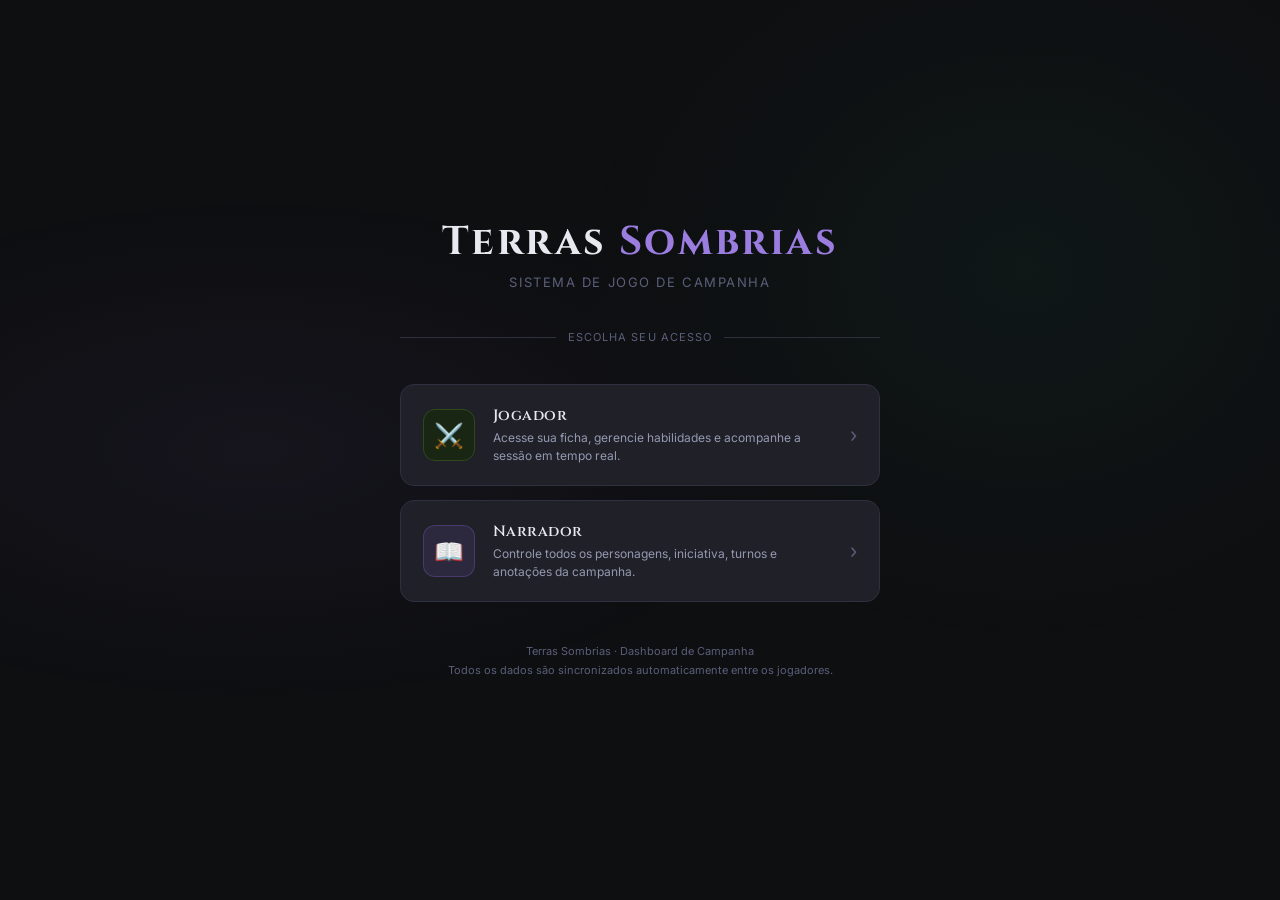
<file: index.html>
<!DOCTYPE html>
<html lang="pt-BR">
<head>
  <meta charset="UTF-8">
  <meta name="viewport" content="width=device-width, initial-scale=1.0">
  <title>Terras Sombrias</title>
  <link rel="preconnect" href="https://fonts.googleapis.com">
  <link rel="preconnect" href="https://fonts.gstatic.com" crossorigin>
  <link href="https://fonts.googleapis.com/css2?family=Cinzel:wght@400;600;700&family=Inter:wght@400;500&display=swap" rel="stylesheet">
  <style>
    *, *::before, *::after { box-sizing: border-box; margin: 0; padding: 0; }

    :root {
      --bg:      #0e0f11;
      --bg2:     #141519;
      --surface: #1f2028;
      --border:  #2e3040;
      --border2: #3d4155;
      --text:    #e8e9f0;
      --text2:   #9499b0;
      --text3:   #5a5f7a;
      --accent:  #7c5cbf;
      --accent2: #9b7de0;
      --green:   #6db33f;
      --green-bg:#1a2614;
      --green-bd:#2e4a1a;
    }

    html, body {
      height: 100%;
      font-family: 'Inter', sans-serif;
      background: var(--bg);
      color: var(--text);
    }

    body {
      display: flex;
      flex-direction: column;
      align-items: center;
      justify-content: center;
      min-height: 100vh;
      padding: 24px;
      position: relative;
      overflow-x: hidden;
      overflow-y: auto;
    }

    /* Fundo decorativo */
    body::before {
      content: '';
      position: fixed;
      inset: 0;
      background:
        radial-gradient(ellipse 60% 40% at 20% 50%, rgba(124,92,191,0.07) 0%, transparent 70%),
        radial-gradient(ellipse 50% 60% at 80% 30%, rgba(42,170,130,0.05) 0%, transparent 70%);
      pointer-events: none;
    }

    .container {
      width: 100%;
      max-width: 480px;
      display: flex;
      flex-direction: column;
      align-items: center;
      gap: 40px;
      position: relative;
      z-index: 1;
    }

    /* Logo */
    .logo-wrap { text-align: center; }
    .logo {
      font-family: 'Cinzel', serif;
      font-size: clamp(28px, 6vw, 40px);
      font-weight: 700;
      letter-spacing: .06em;
      color: var(--text);
      line-height: 1.1;
    }
    .logo span { color: var(--accent2); }
    .logo-sub {
      margin-top: 10px;
      font-size: 13px;
      color: var(--text3);
      letter-spacing: .12em;
      text-transform: uppercase;
    }

    /* Divisor decorativo */
    .divider {
      width: 100%;
      display: flex;
      align-items: center;
      gap: 12px;
      color: var(--text3);
      font-size: 11px;
      letter-spacing: .1em;
      text-transform: uppercase;
    }
    .divider::before, .divider::after {
      content: '';
      flex: 1;
      height: 1px;
      background: var(--border);
    }

    /* Cards de acesso */
    .cards {
      width: 100%;
      display: flex;
      flex-direction: column;
      gap: 14px;
    }

    .card {
      display: flex;
      align-items: center;
      gap: 18px;
      padding: 20px 22px;
      background: var(--surface);
      border: 1px solid var(--border);
      border-radius: 14px;
      text-decoration: none;
      color: var(--text);
      transition: border-color .2s, transform .15s, box-shadow .2s;
      cursor: pointer;
    }
    .card:hover {
      border-color: var(--border2);
      transform: translateY(-2px);
      box-shadow: 0 8px 30px rgba(0,0,0,0.4);
    }
    .card:active { transform: translateY(0); }

    .card-icon {
      width: 52px;
      height: 52px;
      border-radius: 12px;
      display: flex;
      align-items: center;
      justify-content: center;
      font-size: 24px;
      flex-shrink: 0;
    }

    .card-player .card-icon {
      background: var(--green-bg);
      border: 1px solid var(--green-bd);
      color: var(--green);
    }
    .card-player:hover { border-color: var(--green-bd); }

    .card-narrator .card-icon {
      background: var(--accent);
      background: rgba(124,92,191,0.15);
      border: 1px solid rgba(124,92,191,0.35);
      color: var(--accent2);
    }
    .card-narrator:hover { border-color: rgba(124,92,191,0.5); }

    .card-info { flex: 1; }
    .card-title {
      font-family: 'Cinzel', serif;
      font-size: 15px;
      font-weight: 600;
      letter-spacing: .03em;
      margin-bottom: 3px;
    }
    .card-desc {
      font-size: 12px;
      color: var(--text2);
      line-height: 1.5;
    }

    .card-arrow {
      font-size: 20px;
      color: var(--text3);
      transition: color .2s, transform .2s;
    }
    .card:hover .card-arrow {
      color: var(--text2);
      transform: translateX(3px);
    }

    /* Rodapé */
    .footer {
      font-size: 11px;
      color: var(--text3);
      text-align: center;
      line-height: 1.7;
    }

    /* Responsivo — celulares estreitos */
    @media (max-width: 380px) {
      body { padding: 16px; }
      .container { gap: 28px; }
      .card { padding: 16px 16px; gap: 14px; }
      .card-icon { width: 44px; height: 44px; font-size: 20px; border-radius: 10px; }
      .card-title { font-size: 14px; }
      .card-desc { font-size: 11.5px; }
    }

    @media (max-height: 640px) {
      .container { gap: 24px; }
    }
  </style>
</head>
<body>
  <div class="container">

    <div class="logo-wrap">
      <div class="logo">Terras <span>Sombrias</span></div>
      <div class="logo-sub">Sistema de Jogo de Campanha</div>
    </div>

    <div class="divider">Escolha seu acesso</div>

    <div class="cards">
      <a class="card card-player" href="jogador.html">
        <div class="card-icon">⚔️</div>
        <div class="card-info">
          <div class="card-title">Jogador</div>
          <div class="card-desc">Acesse sua ficha, gerencie habilidades e acompanhe a sessão em tempo real.</div>
        </div>
        <div class="card-arrow">›</div>
      </a>

      <a class="card card-narrator" href="narrador.html">
        <div class="card-icon">📖</div>
        <div class="card-info">
          <div class="card-title">Narrador</div>
          <div class="card-desc">Controle todos os personagens, iniciativa, turnos e anotações da campanha.</div>
        </div>
        <div class="card-arrow">›</div>
      </a>
    </div>

    <div class="footer">
      Terras Sombrias · Dashboard de Campanha<br>
      Todos os dados são sincronizados automaticamente entre os jogadores.
    </div>

  </div>
</body>
</html>
</file>
